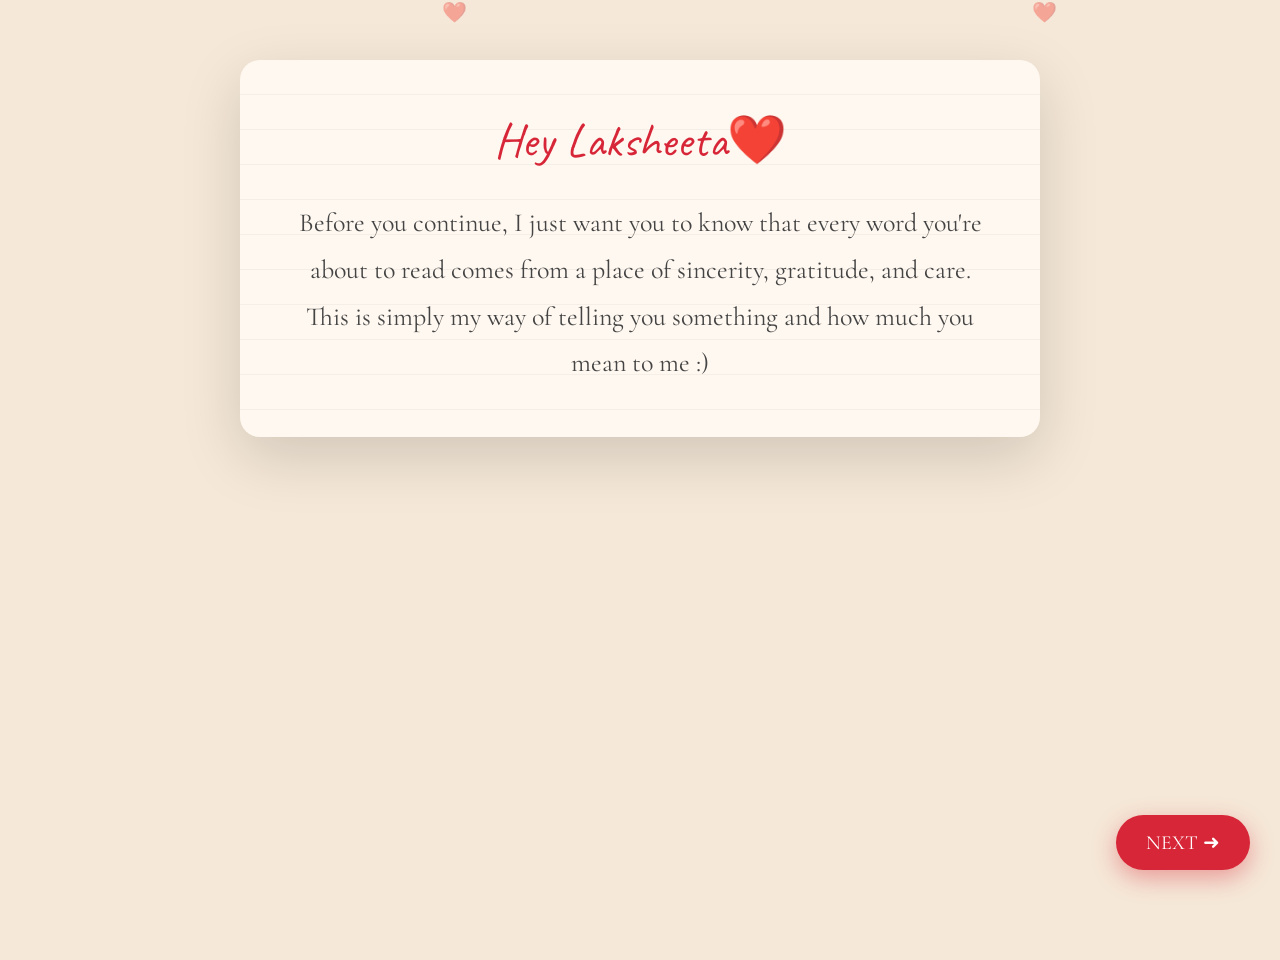
<file: index.html>
<!DOCTYPE html>
<html>
<head>
<meta charset="UTF-8">
<title>For You ❤️</title>
<link rel="stylesheet" href="style.css">
</head>

<body>

<div class="hearts"></div>

<div class="notebook fade">

<div class="title">
Hey Laksheeta❤️
</div>

<div class="content">

Before you continue,

I just want you to know that every word you're about to read comes from a place of sincerity, gratitude, and care.

This is simply my way of telling you something and how much you mean to me :)

</div>

</div>

<a href="sorry.html" class="next-btn">
NEXT ➜
</a>

<script src="script.js"></script>

</body>
</html>
</file>
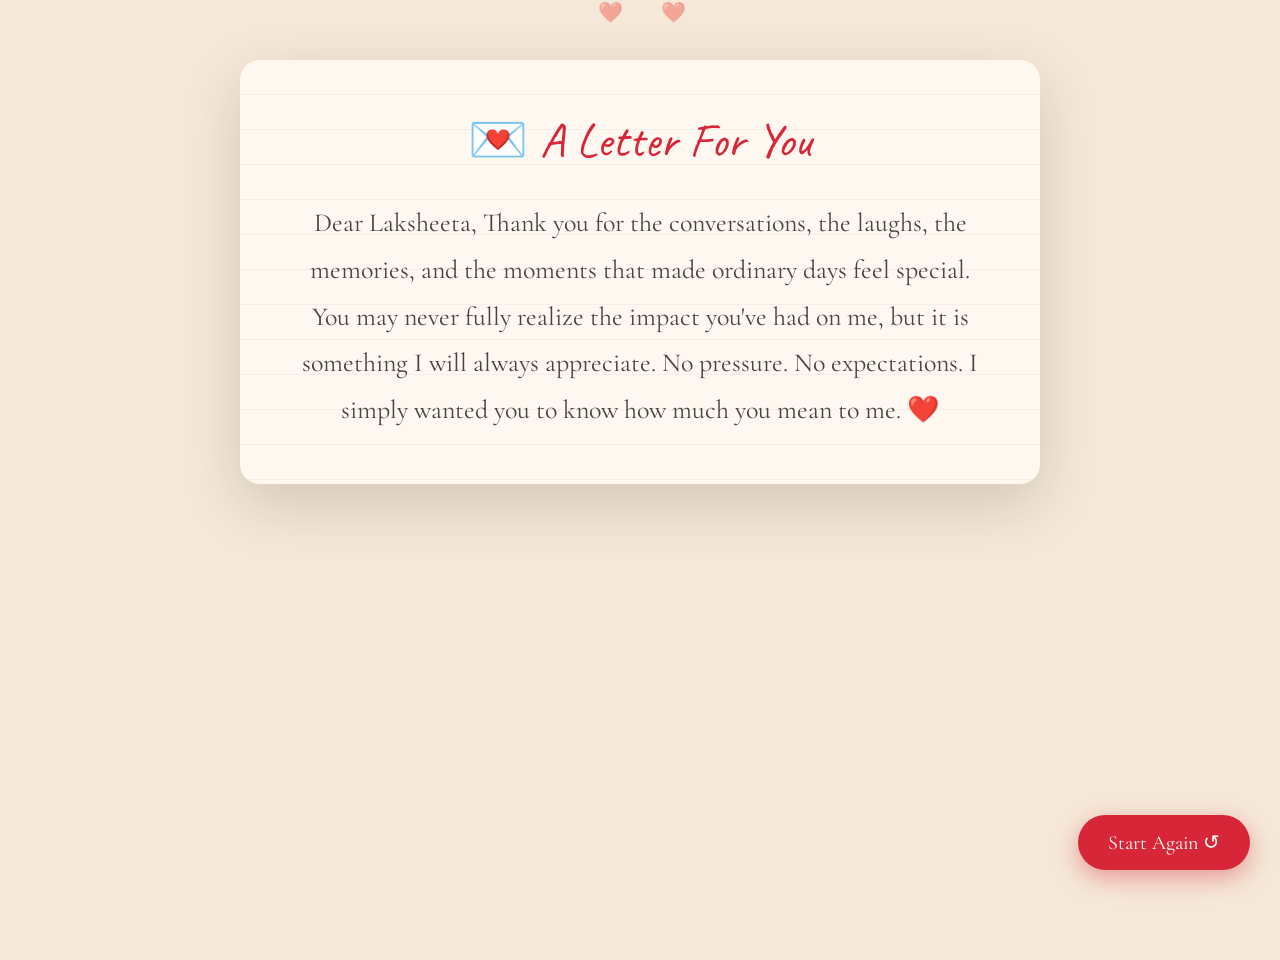
<file: letter.html>
<!DOCTYPE html>
<html>
<head>
<meta charset="UTF-8">
<title>A Letter For You</title>
<link rel="stylesheet" href="style.css">
</head>

<body>

<div class="hearts"></div>

<div class="notebook fade">

<div class="title">
💌 A Letter For You
</div>

<div class="content">

Dear Laksheeta,

Thank you for the conversations,
the laughs,
the memories,
and the moments that made ordinary days feel special.

You may never fully realize the impact you've had on me,
but it is something I will always appreciate.

No pressure.
No expectations.

I simply wanted you to know how much you mean to me.

❤️

</div>

</div>

<a href="index.html" class="next-btn">
Start Again ↺
</a>

<script src="script.js"></script>

</body>
</html>
</file>
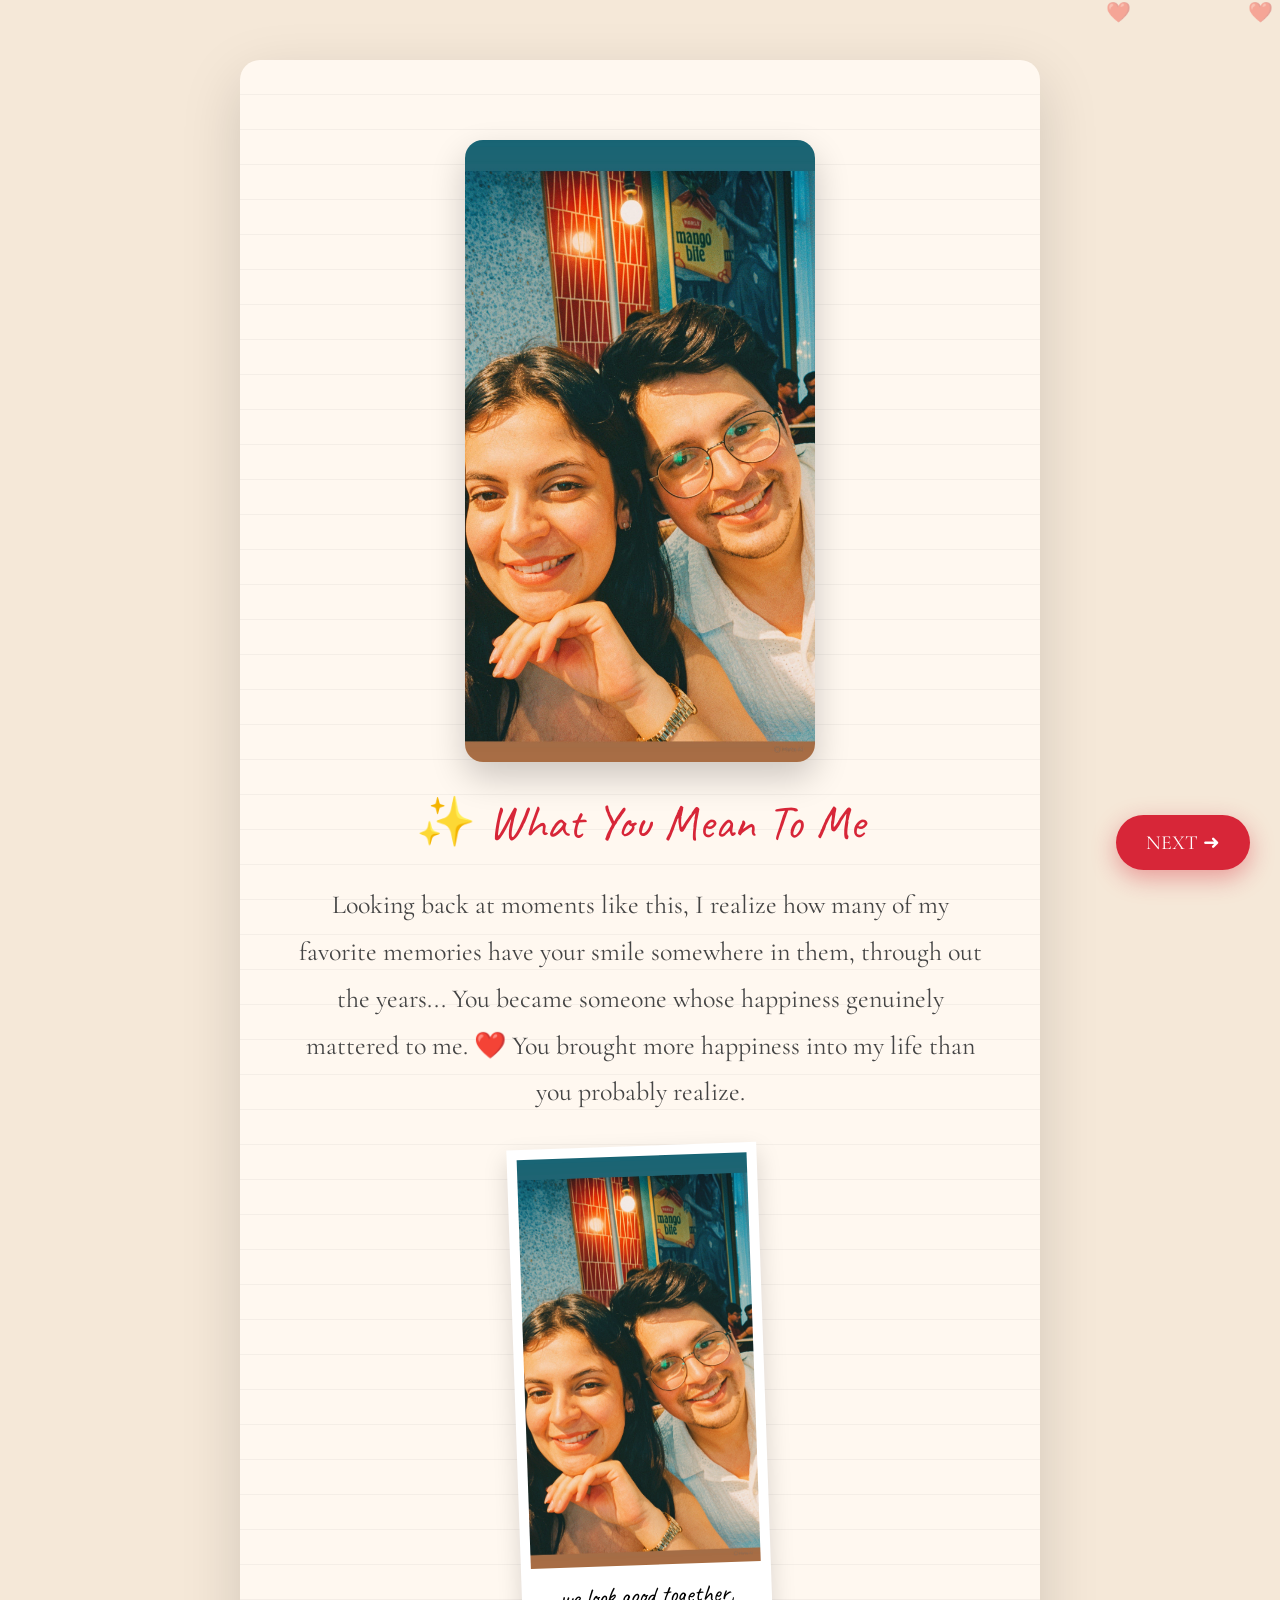
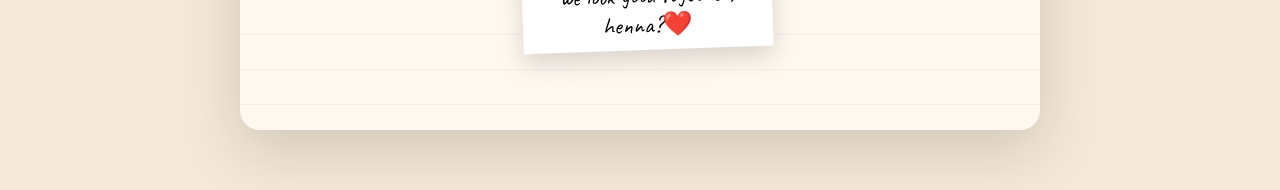
<file: meaning.html>
<!DOCTYPE html>
<html>
<head>
<meta charset="UTF-8">
<title>What You Mean To Me</title>
<link rel="stylesheet" href="style.css">
</head>

<body>

<div class="hearts"></div>

<div class="notebook fade">

<img src="picts.jpeg" class="photo">

<div class="title">
✨ What You Mean To Me
</div>

<div class="content">

Looking back at moments like this,

I realize how many of my favorite memories have your smile somewhere in them, through out the years...

You became someone whose happiness genuinely mattered to me.

❤️ You brought more happiness into my life than you probably realize.

</div>

<div class="polaroid">
<img src="picts.jpeg" style="width:100%;">
<div class="caption">
we look good together, henna?❤️
</div>
</div>

</div>

<a href="letter.html" class="next-btn">
NEXT ➜
</a>

<script src="script.js"></script>

</body>
</html>
</file>
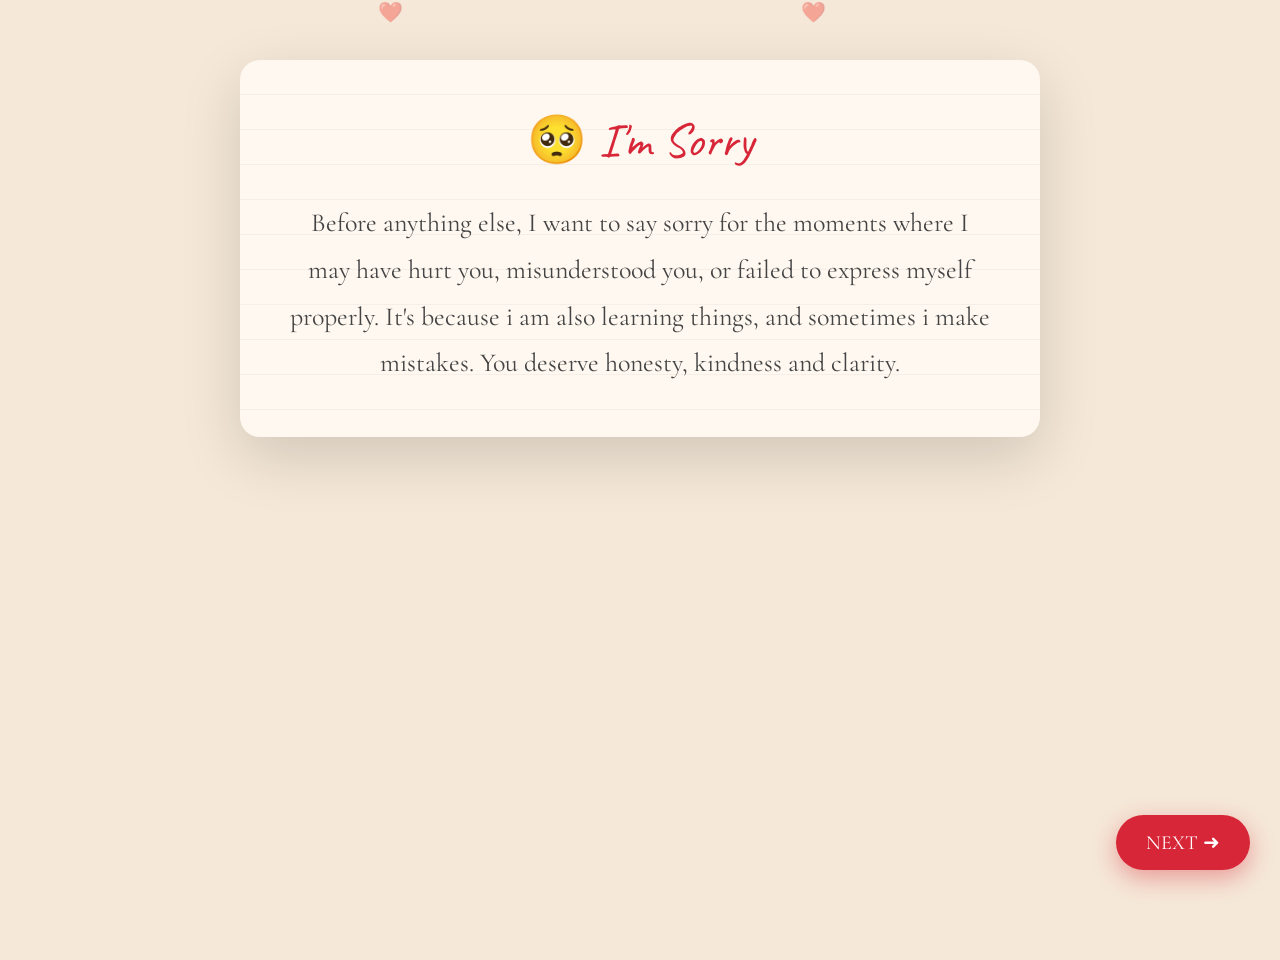
<file: sorry.html>
<!DOCTYPE html>
<html>
<head>
<meta charset="UTF-8">
<title>Sorry</title>
<link rel="stylesheet" href="style.css">
</head>

<body>

<div class="hearts"></div>

<div class="notebook fade">

<div class="title">
🥺 I'm Sorry
</div>

<div class="content">

Before anything else,

I want to say sorry for the moments where I may have hurt you, misunderstood you, or failed to express myself properly. It's because i am also learning things,
and sometimes i make mistakes.

You deserve honesty, kindness and clarity.

</div>

</div>

<a href="meaning.html" class="next-btn">
NEXT ➜
</a>

<script src="script.js"></script>

</body>
</html>
</file>
<file: style.css>
@import url('https://fonts.googleapis.com/css2?family=Caveat:wght@400;600&family=Cormorant+Garamond:wght@400;600&display=swap');

*{
margin:0;
padding:0;
box-sizing:border-box;
}

body{
background:#F5E8D8;
min-height:100vh;
font-family:'Cormorant Garamond',serif;
overflow-x:hidden;
position:relative;
}

/* Floating hearts */

.hearts{
position:fixed;
top:0;
left:0;
width:100%;
height:100%;
pointer-events:none;
z-index:0;
}

.heart{
position:absolute;
color:#D72638;
font-size:20px;
animation:float 8s linear infinite;
opacity:.4;
}

@keyframes float{
0%{
transform:translateY(100vh);
opacity:0;
}
20%{
opacity:1;
}
100%{
transform:translateY(-120px);
opacity:0;
}
}

/* Notebook */

.notebook{
position:relative;
z-index:2;
max-width:800px;
margin:60px auto;
background:#FFF8F0;
padding:50px;
border-radius:20px;
box-shadow:
0 20px 60px rgba(0,0,0,.15);
background-image:
repeating-linear-gradient(
transparent,
transparent 34px,
rgba(0,0,0,.08) 35px
);
}

.title{
font-size:48px;
color:#D72638;
font-family:'Caveat',cursive;
margin-bottom:30px;
text-align:center;
}

.content{
font-size:26px;
line-height:1.8;
text-align:center;
color:#444;
}

.photo{
display:block;
margin:30px auto;
max-width:350px;
width:100%;
border-radius:18px;
box-shadow:0 15px 35px rgba(0,0,0,.2);
}

.next-btn{
position:fixed;
right:30px;
bottom:30px;
background:#D72638;
color:white;
padding:15px 30px;
border-radius:40px;
text-decoration:none;
font-size:20px;
box-shadow:0 8px 25px rgba(215,38,56,.4);
transition:.3s;
z-index:5;
}

.next-btn:hover{
transform:translateY(-4px) scale(1.05);
}

.fade{
animation:fadeUp 1s ease;
}

@keyframes fadeUp{
from{
opacity:0;
transform:translateY(20px);
}
to{
opacity:1;
transform:translateY(0);
}
}

.polaroid{
background:white;
padding:10px;
width:250px;
margin:30px auto;
box-shadow:0 10px 25px rgba(0,0,0,.15);
transform:rotate(-2deg);
}

.caption{
font-family:'Caveat',cursive;
font-size:24px;
padding-top:10px;
text-align:center;
}
</file>
